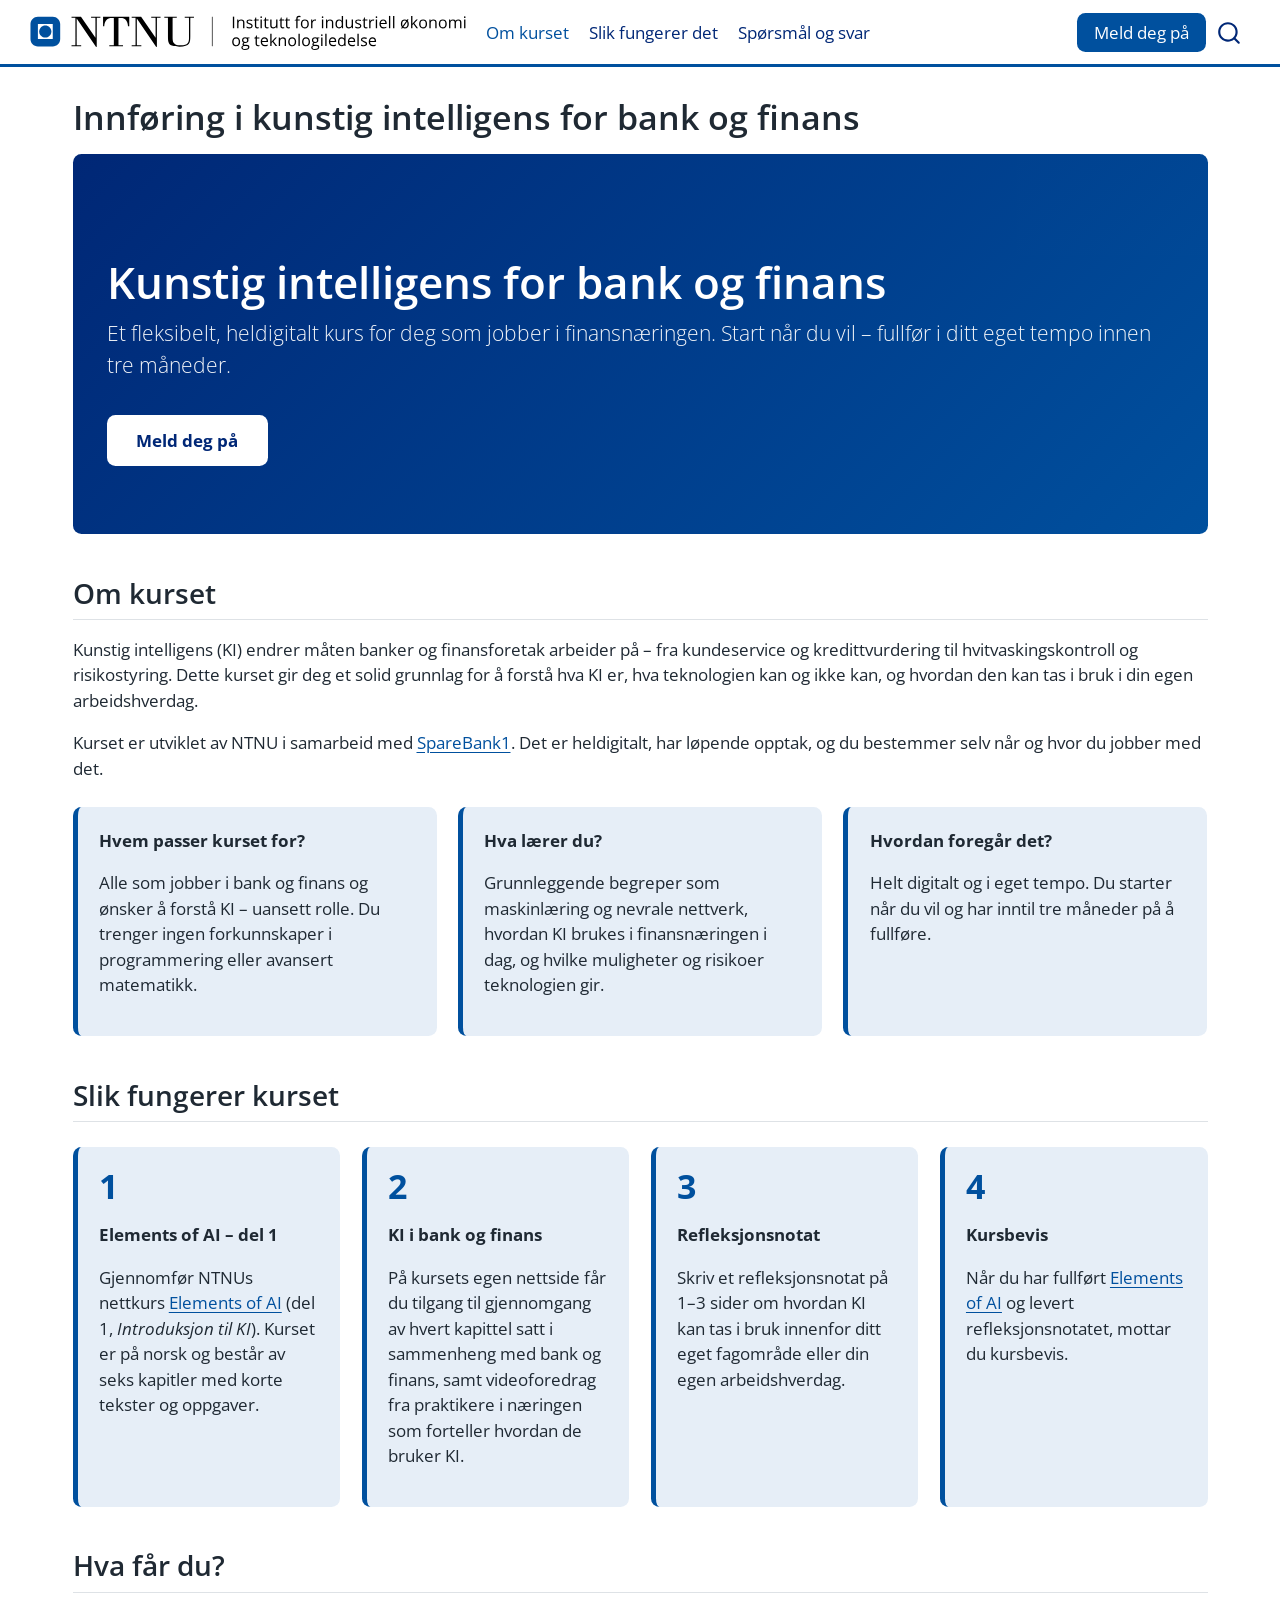
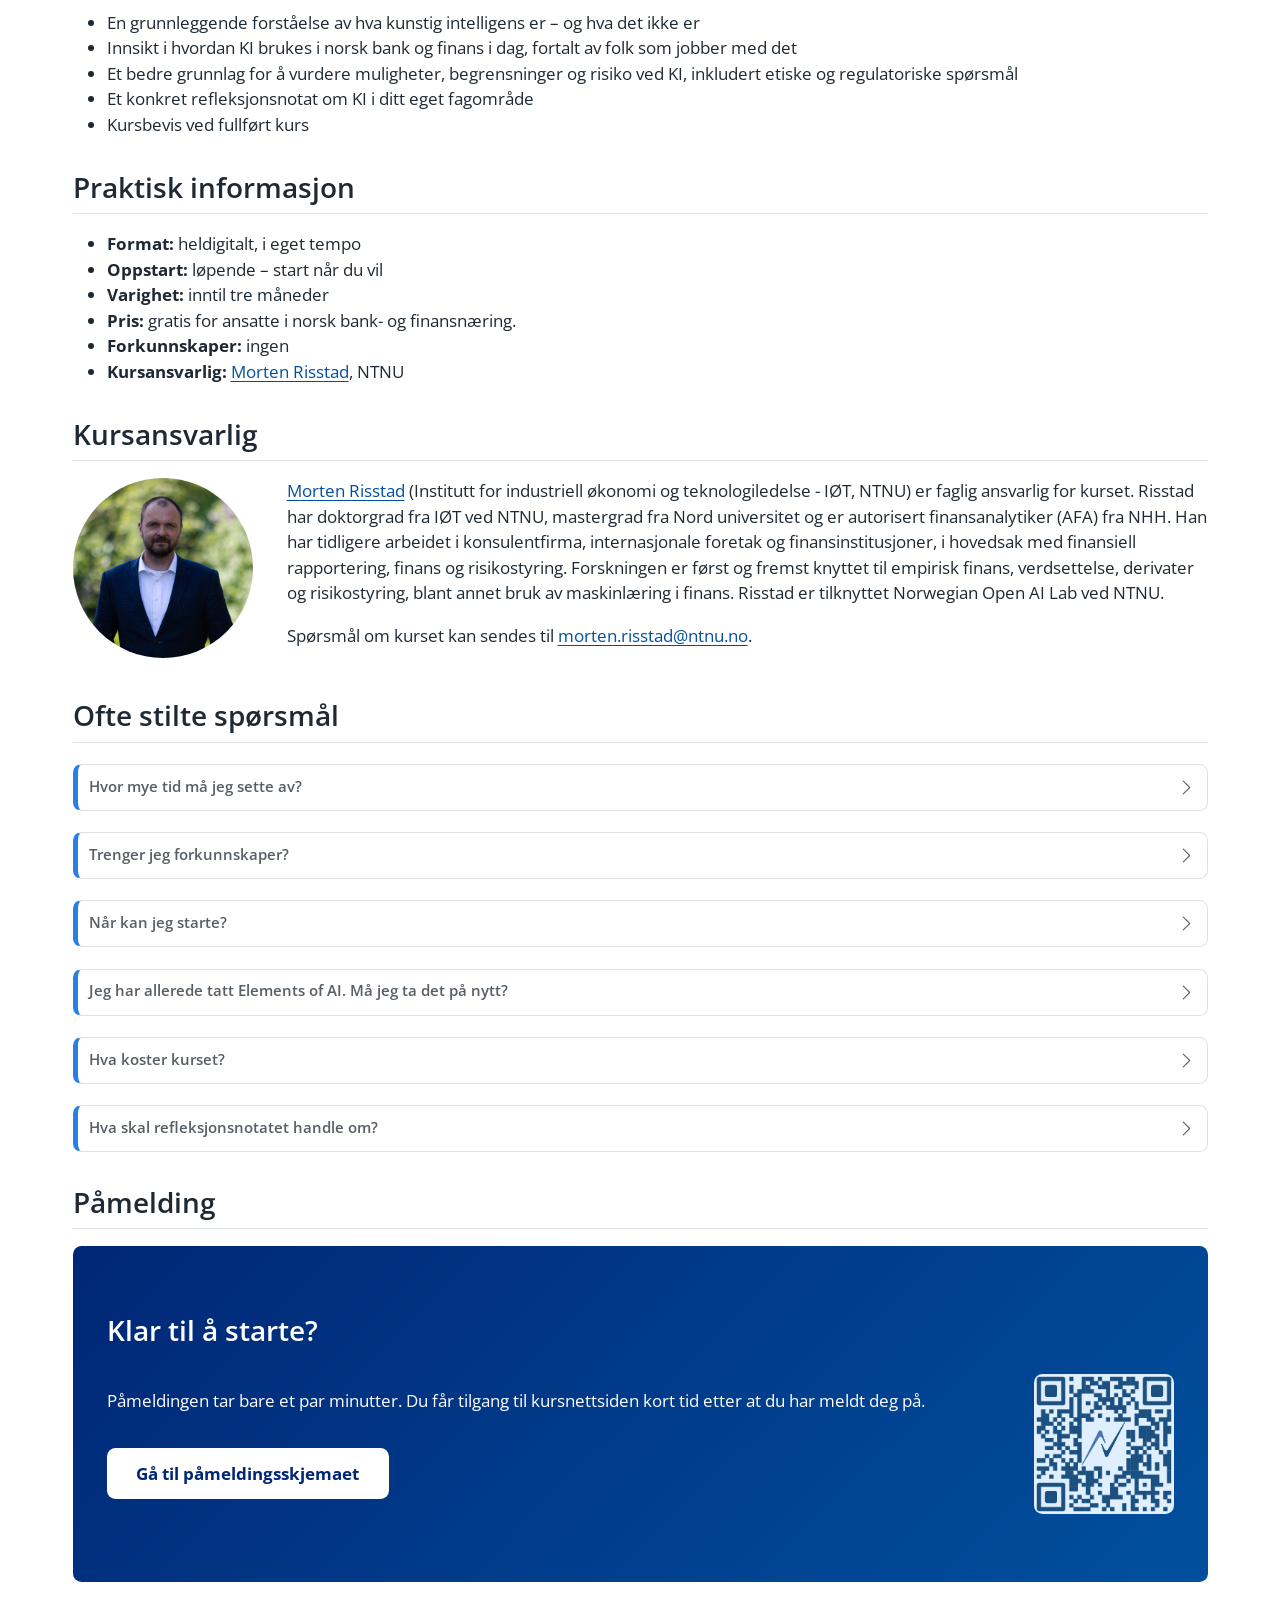
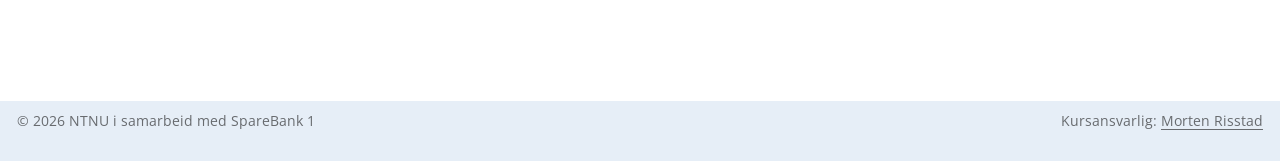
<file: index.html>
<!DOCTYPE html>
<html xmlns="http://www.w3.org/1999/xhtml" lang="nb" xml:lang="nb"><head>

<meta charset="utf-8">
<meta name="generator" content="quarto-1.6.40">

<meta name="viewport" content="width=device-width, initial-scale=1.0, user-scalable=yes">


<title>Innføring i kunstig intelligens for bank og finans – KI for bank og finans</title>
<style>
code{white-space: pre-wrap;}
span.smallcaps{font-variant: small-caps;}
div.columns{display: flex; gap: min(4vw, 1.5em);}
div.column{flex: auto; overflow-x: auto;}
div.hanging-indent{margin-left: 1.5em; text-indent: -1.5em;}
ul.task-list{list-style: none;}
ul.task-list li input[type="checkbox"] {
  width: 0.8em;
  margin: 0 0.8em 0.2em -1em; /* quarto-specific, see https://github.com/quarto-dev/quarto-cli/issues/4556 */ 
  vertical-align: middle;
}
</style>


<script src="site_libs/quarto-nav/quarto-nav.js"></script>
<script src="site_libs/quarto-nav/headroom.min.js"></script>
<script src="site_libs/clipboard/clipboard.min.js"></script>
<script src="site_libs/quarto-search/autocomplete.umd.js"></script>
<script src="site_libs/quarto-search/fuse.min.js"></script>
<script src="site_libs/quarto-search/quarto-search.js"></script>
<meta name="quarto:offset" content="./">
<link href="./assets/img/favicon.svg" rel="icon" type="image/svg+xml">
<script src="site_libs/quarto-html/quarto.js"></script>
<script src="site_libs/quarto-html/popper.min.js"></script>
<script src="site_libs/quarto-html/tippy.umd.min.js"></script>
<script src="site_libs/quarto-html/anchor.min.js"></script>
<link href="site_libs/quarto-html/tippy.css" rel="stylesheet">
<link href="site_libs/quarto-html/quarto-syntax-highlighting-549806ee2085284f45b00abea8c6df48.css" rel="stylesheet" id="quarto-text-highlighting-styles">
<script src="site_libs/bootstrap/bootstrap.min.js"></script>
<link href="site_libs/bootstrap/bootstrap-icons.css" rel="stylesheet">
<link href="site_libs/bootstrap/bootstrap-2785c3e833761439d61e0cb31544ac1f.min.css" rel="stylesheet" append-hash="true" id="quarto-bootstrap" data-mode="light">
<script id="quarto-search-options" type="application/json">{
  "location": "navbar",
  "copy-button": false,
  "collapse-after": 3,
  "panel-placement": "end",
  "type": "overlay",
  "limit": 50,
  "keyboard-shortcut": [
    "f",
    "/",
    "s"
  ],
  "show-item-context": false,
  "language": {
    "search-no-results-text": "Ingen resultater",
    "search-matching-documents-text": "Samsvarende dokumenter",
    "search-copy-link-title": "Kopier link for å søke",
    "search-hide-matches-text": "Skjul ytterlige resultater",
    "search-more-match-text": "annet resultat i dette dokumentet",
    "search-more-matches-text": "andre resultater i dette dokumentet",
    "search-clear-button-title": "Tøm",
    "search-text-placeholder": "",
    "search-detached-cancel-button-title": "Avbryt",
    "search-submit-button-title": "Send inn",
    "search-label": "Søk"
  }
}</script>
<style>html{ scroll-behavior: smooth; }</style>


</head>

<body class="nav-fixed">

<div id="quarto-search-results"></div>
  <header id="quarto-header" class="headroom fixed-top">
    <nav class="navbar navbar-expand-lg " data-bs-theme="dark">
      <div class="navbar-container container-fluid">
      <div class="navbar-brand-container mx-auto">
    <a href="./index.html" class="navbar-brand navbar-brand-logo">
    <img src="./assets/img/logo-iot.svg" alt="NTNU – Institutt for industriell økonomi og teknologiledelse" class="navbar-logo">
    </a>
  </div>
            <div id="quarto-search" class="" title="Søk"></div>
          <button class="navbar-toggler" type="button" data-bs-toggle="collapse" data-bs-target="#navbarCollapse" aria-controls="navbarCollapse" role="menu" aria-expanded="false" aria-label="Slå på navigering" onclick="if (window.quartoToggleHeadroom) { window.quartoToggleHeadroom(); }">
  <span class="navbar-toggler-icon"></span>
</button>
          <div class="collapse navbar-collapse" id="navbarCollapse">
            <ul class="navbar-nav navbar-nav-scroll me-auto">
  <li class="nav-item">
    <a class="nav-link active" href="./index.html" aria-current="page"> 
<span class="menu-text">Om kurset</span></a>
  </li>  
  <li class="nav-item">
    <a class="nav-link" href="./index.html#slik-fungerer-kurset"> 
<span class="menu-text">Slik fungerer det</span></a>
  </li>  
  <li class="nav-item">
    <a class="nav-link" href="./index.html#ofte-stilte-sporsmal"> 
<span class="menu-text">Spørsmål og svar</span></a>
  </li>  
</ul>
            <ul class="navbar-nav navbar-nav-scroll ms-auto">
  <li class="nav-item">
    <a class="nav-link" href="./index.html#pamelding"> 
<span class="menu-text">Meld deg på</span></a>
  </li>  
</ul>
          </div> <!-- /navcollapse -->
            <div class="quarto-navbar-tools">
</div>
      </div> <!-- /container-fluid -->
    </nav>
</header>
<!-- content -->
<div id="quarto-content" class="quarto-container page-columns page-rows-contents page-layout-full page-navbar">
<!-- sidebar -->
<!-- margin-sidebar -->
    
<!-- main -->
<main class="content column-page" id="quarto-document-content"><header id="title-block-header" class="quarto-title-block"><h1 class="title display-7">Innføring i kunstig intelligens for bank og finans</h1></header>

<header id="title-block-header">


</header>


<section id="kunstig-intelligens-for-bank-og-finans" class="level1 hero">
<h1>Kunstig intelligens for bank og finans</h1>
<p><span class="lead">Et fleksibelt, heldigitalt kurs for deg som jobber i finansnæringen. Start når du vil – fullfør i ditt eget tempo innen tre måneder.</span></p>
<p><a href="https://nettskjema.no/a/663351" class="btn-cta">Meld deg på</a></p>
</section>
<section id="om-kurset" class="level2">
<h2 class="anchored" data-anchor-id="om-kurset">Om kurset</h2>
<p>Kunstig intelligens (KI) endrer måten banker og finansforetak arbeider på – fra kundeservice og kredittvurdering til hvitvaskingskontroll og risikostyring. Dette kurset gir deg et solid grunnlag for å forstå hva KI er, hva teknologien kan og ikke kan, og hvordan den kan tas i bruk i din egen arbeidshverdag.</p>
<p>Kurset er utviklet av NTNU i samarbeid med <a href="https://www.sparebank1.no">SpareBank1</a>. Det er heldigitalt, har løpende opptak, og du bestemmer selv når og hvor du jobber med det.</p>
<div class="card-grid">
<div class="step-card">
<p><strong>Hvem passer kurset for?</strong></p>
<p>Alle som jobber i bank og finans og ønsker å forstå KI – uansett rolle. Du trenger ingen forkunnskaper i programmering eller avansert matematikk.</p>
</div>
<div class="step-card">
<p><strong>Hva lærer du?</strong></p>
<p>Grunnleggende begreper som maskinlæring og nevrale nettverk, hvordan KI brukes i finansnæringen i dag, og hvilke muligheter og risikoer teknologien gir.</p>
</div>
<div class="step-card">
<p><strong>Hvordan foregår det?</strong></p>
<p>Helt digitalt og i eget tempo. Du starter når du vil og har inntil tre måneder på å fullføre.</p>
</div>
</div>
</section>
<section id="slik-fungerer-kurset" class="level2">
<h2 class="anchored" data-anchor-id="slik-fungerer-kurset">Slik fungerer kurset</h2>
<div class="card-grid">
<div class="step-card">
<p><span class="step-number">1</span></p>
<p><strong>Elements of AI – del 1</strong></p>
<p>Gjennomfør NTNUs nettkurs <a href="https://www.elementsofai.com/no/">Elements of AI</a> (del 1, <em>Introduksjon til KI</em>). Kurset er på norsk og består av seks kapitler med korte tekster og oppgaver.</p>
</div>
<div class="step-card">
<p><span class="step-number">2</span></p>
<p><strong>KI i bank og finans</strong></p>
<p>På kursets egen nettside får du tilgang til gjennomgang av hvert kapittel satt i sammenheng med bank og finans, samt videoforedrag fra praktikere i næringen som forteller hvordan de bruker KI.</p>
</div>
<div class="step-card">
<p><span class="step-number">3</span></p>
<p><strong>Refleksjonsnotat</strong></p>
<p>Skriv et refleksjonsnotat på 1–3 sider om hvordan KI kan tas i bruk innenfor ditt eget fagområde eller din egen arbeidshverdag.</p>
</div>
<div class="step-card">
<p><span class="step-number">4</span></p>
<p><strong>Kursbevis</strong></p>
<p>Når du har fullført <a href="https://www.elementsofai.com/no/">Elements of AI</a> og levert refleksjonsnotatet, mottar du kursbevis.</p>
</div>
</div>
</section>
<section id="hva-far-du" class="level2">
<h2 class="anchored" data-anchor-id="hva-far-du">Hva får du?</h2>
<ul>
<li>En grunnleggende forståelse av hva kunstig intelligens er – og hva det ikke er</li>
<li>Innsikt i hvordan KI brukes i norsk bank og finans i dag, fortalt av folk som jobber med det</li>
<li>Et bedre grunnlag for å vurdere muligheter, begrensninger og risiko ved KI, inkludert etiske og regulatoriske spørsmål</li>
<li>Et konkret refleksjonsnotat om KI i ditt eget fagområde</li>
<li>Kursbevis ved fullført kurs</li>
</ul>
</section>
<section id="praktisk-informasjon" class="level2">
<h2 class="anchored" data-anchor-id="praktisk-informasjon">Praktisk informasjon</h2>
<ul>
<li><strong>Format:</strong> heldigitalt, i eget tempo</li>
<li><strong>Oppstart:</strong> løpende – start når du vil</li>
<li><strong>Varighet:</strong> inntil tre måneder</li>
<li><strong>Pris:</strong> gratis for ansatte i norsk bank- og finansnæring.</li>
<li><strong>Forkunnskaper:</strong> ingen</li>
<li><strong>Kursansvarlig:</strong> <a href="https://www.ntnu.no/ansatte/morten.risstad">Morten Risstad</a>, NTNU</li>
</ul>
</section>
<section id="kursansvarlig" class="level2">
<h2 class="anchored" data-anchor-id="kursansvarlig">Kursansvarlig</h2>
<div class="kursansvarlig">
<p><img src="bilder/morten-risstad.jpg" class="portrett img-fluid" alt="Portrett av Morten Risstad"></p>
<div class="kursansvarlig-tekst">
<p><strong><a href="https://www.ntnu.no/ansatte/morten.risstad">Morten Risstad</a></strong> (Institutt for industriell økonomi og teknologiledelse - IØT, NTNU) er faglig ansvarlig for kurset. Risstad har doktorgrad fra IØT ved NTNU, mastergrad fra Nord universitet og er autorisert finansanalytiker (AFA) fra NHH. Han har tidligere arbeidet i konsulentfirma, internasjonale foretak og finansinstitusjoner, i hovedsak med finansiell rapportering, finans og risikostyring. Forskningen er først og fremst knyttet til empirisk finans, verdsettelse, derivater og risikostyring, blant annet bruk av maskinlæring i finans. Risstad er tilknyttet Norwegian Open AI Lab ved NTNU.</p>
<p>Spørsmål om kurset kan sendes til <a href="mailto:morten.risstad@ntnu.no">morten.risstad@ntnu.no</a>.</p>
</div>
</div>
</section>
<section id="ofte-stilte-sporsmal" class="level2">
<h2 class="anchored" data-anchor-id="ofte-stilte-sporsmal">Ofte stilte spørsmål</h2>
<div class="callout callout-style-simple callout-note no-icon callout-titled">
<div class="callout-header d-flex align-content-center" data-bs-toggle="collapse" data-bs-target=".callout-1-contents" aria-controls="callout-1" aria-expanded="false" aria-label="Toggle callout">
<div class="callout-icon-container">
<i class="callout-icon no-icon"></i>
</div>
<div class="callout-title-container flex-fill">
Hvor mye tid må jeg sette av?
</div>
<div class="callout-btn-toggle d-inline-block border-0 py-1 ps-1 pe-0 float-end"><i class="callout-toggle"></i></div>
</div>
<div id="callout-1" class="callout-1-contents callout-collapse collapse">
<div class="callout-body-container callout-body">
<p>Det varierer fra person til person. Elements of AI er laget for å kunne tas ved siden av jobb, du kan forvente å bruke omlag 25 timer. Du har inntil tre måneder på deg til å fullføre hele kurset.</p>
</div>
</div>
</div>
<div class="callout callout-style-simple callout-note no-icon callout-titled">
<div class="callout-header d-flex align-content-center" data-bs-toggle="collapse" data-bs-target=".callout-2-contents" aria-controls="callout-2" aria-expanded="false" aria-label="Toggle callout">
<div class="callout-icon-container">
<i class="callout-icon no-icon"></i>
</div>
<div class="callout-title-container flex-fill">
Trenger jeg forkunnskaper?
</div>
<div class="callout-btn-toggle d-inline-block border-0 py-1 ps-1 pe-0 float-end"><i class="callout-toggle"></i></div>
</div>
<div id="callout-2" class="callout-2-contents callout-collapse collapse">
<div class="callout-body-container callout-body">
<p>Nei. Kurset krever ingen kunnskaper om programmering eller avansert matematikk.</p>
</div>
</div>
</div>
<div class="callout callout-style-simple callout-note no-icon callout-titled">
<div class="callout-header d-flex align-content-center" data-bs-toggle="collapse" data-bs-target=".callout-3-contents" aria-controls="callout-3" aria-expanded="false" aria-label="Toggle callout">
<div class="callout-icon-container">
<i class="callout-icon no-icon"></i>
</div>
<div class="callout-title-container flex-fill">
Når kan jeg starte?
</div>
<div class="callout-btn-toggle d-inline-block border-0 py-1 ps-1 pe-0 float-end"><i class="callout-toggle"></i></div>
</div>
<div id="callout-3" class="callout-3-contents callout-collapse collapse">
<div class="callout-body-container callout-body">
<p>Når du vil. Kurset har løpende opptak, og du får tilgang til kursnettsiden kort tid etter påmelding.</p>
</div>
</div>
</div>
<div class="callout callout-style-simple callout-note no-icon callout-titled">
<div class="callout-header d-flex align-content-center" data-bs-toggle="collapse" data-bs-target=".callout-4-contents" aria-controls="callout-4" aria-expanded="false" aria-label="Toggle callout">
<div class="callout-icon-container">
<i class="callout-icon no-icon"></i>
</div>
<div class="callout-title-container flex-fill">
Jeg har allerede tatt Elements of AI. Må jeg ta det på nytt?
</div>
<div class="callout-btn-toggle d-inline-block border-0 py-1 ps-1 pe-0 float-end"><i class="callout-toggle"></i></div>
</div>
<div id="callout-4" class="callout-4-contents callout-collapse collapse">
<div class="callout-body-container callout-body">
<p>Nei. Har du allerede fullført del 1 av Elements of AI, kan du legge ved kursbeviset ditt derfra og gå rett videre til kursnettsiden og refleksjonsnotatet.</p>
</div>
</div>
</div>
<div class="callout callout-style-simple callout-note no-icon callout-titled">
<div class="callout-header d-flex align-content-center" data-bs-toggle="collapse" data-bs-target=".callout-5-contents" aria-controls="callout-5" aria-expanded="false" aria-label="Toggle callout">
<div class="callout-icon-container">
<i class="callout-icon no-icon"></i>
</div>
<div class="callout-title-container flex-fill">
Hva koster kurset?
</div>
<div class="callout-btn-toggle d-inline-block border-0 py-1 ps-1 pe-0 float-end"><i class="callout-toggle"></i></div>
</div>
<div id="callout-5" class="callout-5-contents callout-collapse collapse">
<div class="callout-body-container callout-body">
<p>gratis for ansatte i norsk bank- og finansnæring.</p>
</div>
</div>
</div>
<div class="callout callout-style-simple callout-note no-icon callout-titled">
<div class="callout-header d-flex align-content-center" data-bs-toggle="collapse" data-bs-target=".callout-6-contents" aria-controls="callout-6" aria-expanded="false" aria-label="Toggle callout">
<div class="callout-icon-container">
<i class="callout-icon no-icon"></i>
</div>
<div class="callout-title-container flex-fill">
Hva skal refleksjonsnotatet handle om?
</div>
<div class="callout-btn-toggle d-inline-block border-0 py-1 ps-1 pe-0 float-end"><i class="callout-toggle"></i></div>
</div>
<div id="callout-6" class="callout-6-contents callout-collapse collapse">
<div class="callout-body-container callout-body">
<p>Du reflekterer over hvordan KI kan brukes innenfor ditt eget fagområde: Hvilke oppgaver kan KI løse eller forbedre? Hvilke gevinster og risikoer ser du? Nærmere retningslinjer finner du på kursnettsiden.</p>
</div>
</div>
</div>
</section>
<section id="pamelding" class="level2">
<h2 class="anchored" data-anchor-id="pamelding">Påmelding</h2>
</section>
<section id="klar-til-å-starte" class="level2 unnumbered hero">
<h2 class="unnumbered anchored" data-anchor-id="klar-til-å-starte">Klar til å starte?</h2>
<div class="pamelding">
<div class="pamelding-tekst">
<p>Påmeldingen tar bare et par minutter. Du får tilgang til kursnettsiden kort tid etter at du har meldt deg på.</p>
<p><a href="https://nettskjema.no/a/663351" class="btn-cta">Gå til påmeldingsskjemaet</a></p>
</div>
<p><a href="https://nettskjema.no/a/663351"><img src="bilder/nettskjema-qr.png" class="pamelding-qr img-fluid" alt="QR-kode til påmeldingsskjemaet"></a></p>
</div>
</section>



</main> <!-- /main -->
<script id="quarto-html-after-body" type="application/javascript">
window.document.addEventListener("DOMContentLoaded", function (event) {
  const toggleBodyColorMode = (bsSheetEl) => {
    const mode = bsSheetEl.getAttribute("data-mode");
    const bodyEl = window.document.querySelector("body");
    if (mode === "dark") {
      bodyEl.classList.add("quarto-dark");
      bodyEl.classList.remove("quarto-light");
    } else {
      bodyEl.classList.add("quarto-light");
      bodyEl.classList.remove("quarto-dark");
    }
  }
  const toggleBodyColorPrimary = () => {
    const bsSheetEl = window.document.querySelector("link#quarto-bootstrap");
    if (bsSheetEl) {
      toggleBodyColorMode(bsSheetEl);
    }
  }
  toggleBodyColorPrimary();  
  const icon = "";
  const anchorJS = new window.AnchorJS();
  anchorJS.options = {
    placement: 'right',
    icon: icon
  };
  anchorJS.add('.anchored');
  const isCodeAnnotation = (el) => {
    for (const clz of el.classList) {
      if (clz.startsWith('code-annotation-')) {                     
        return true;
      }
    }
    return false;
  }
  const onCopySuccess = function(e) {
    // button target
    const button = e.trigger;
    // don't keep focus
    button.blur();
    // flash "checked"
    button.classList.add('code-copy-button-checked');
    var currentTitle = button.getAttribute("title");
    button.setAttribute("title", "Kopiert!");
    let tooltip;
    if (window.bootstrap) {
      button.setAttribute("data-bs-toggle", "tooltip");
      button.setAttribute("data-bs-placement", "left");
      button.setAttribute("data-bs-title", "Kopiert!");
      tooltip = new bootstrap.Tooltip(button, 
        { trigger: "manual", 
          customClass: "code-copy-button-tooltip",
          offset: [0, -8]});
      tooltip.show();    
    }
    setTimeout(function() {
      if (tooltip) {
        tooltip.hide();
        button.removeAttribute("data-bs-title");
        button.removeAttribute("data-bs-toggle");
        button.removeAttribute("data-bs-placement");
      }
      button.setAttribute("title", currentTitle);
      button.classList.remove('code-copy-button-checked');
    }, 1000);
    // clear code selection
    e.clearSelection();
  }
  const getTextToCopy = function(trigger) {
      const codeEl = trigger.previousElementSibling.cloneNode(true);
      for (const childEl of codeEl.children) {
        if (isCodeAnnotation(childEl)) {
          childEl.remove();
        }
      }
      return codeEl.innerText;
  }
  const clipboard = new window.ClipboardJS('.code-copy-button:not([data-in-quarto-modal])', {
    text: getTextToCopy
  });
  clipboard.on('success', onCopySuccess);
  if (window.document.getElementById('quarto-embedded-source-code-modal')) {
    const clipboardModal = new window.ClipboardJS('.code-copy-button[data-in-quarto-modal]', {
      text: getTextToCopy,
      container: window.document.getElementById('quarto-embedded-source-code-modal')
    });
    clipboardModal.on('success', onCopySuccess);
  }
    var localhostRegex = new RegExp(/^(?:http|https):\/\/localhost\:?[0-9]*\//);
    var mailtoRegex = new RegExp(/^mailto:/);
      var filterRegex = new RegExp('/' + window.location.host + '/');
    var isInternal = (href) => {
        return filterRegex.test(href) || localhostRegex.test(href) || mailtoRegex.test(href);
    }
    // Inspect non-navigation links and adorn them if external
 	var links = window.document.querySelectorAll('a[href]:not(.nav-link):not(.navbar-brand):not(.toc-action):not(.sidebar-link):not(.sidebar-item-toggle):not(.pagination-link):not(.no-external):not([aria-hidden]):not(.dropdown-item):not(.quarto-navigation-tool):not(.about-link)');
    for (var i=0; i<links.length; i++) {
      const link = links[i];
      if (!isInternal(link.href)) {
        // undo the damage that might have been done by quarto-nav.js in the case of
        // links that we want to consider external
        if (link.dataset.originalHref !== undefined) {
          link.href = link.dataset.originalHref;
        }
          // target, if specified
          link.setAttribute("target", "_blank");
          if (link.getAttribute("rel") === null) {
            link.setAttribute("rel", "noopener");
          }
      }
    }
  function tippyHover(el, contentFn, onTriggerFn, onUntriggerFn) {
    const config = {
      allowHTML: true,
      maxWidth: 500,
      delay: 100,
      arrow: false,
      appendTo: function(el) {
          return el.parentElement;
      },
      interactive: true,
      interactiveBorder: 10,
      theme: 'quarto',
      placement: 'bottom-start',
    };
    if (contentFn) {
      config.content = contentFn;
    }
    if (onTriggerFn) {
      config.onTrigger = onTriggerFn;
    }
    if (onUntriggerFn) {
      config.onUntrigger = onUntriggerFn;
    }
    window.tippy(el, config); 
  }
  const noterefs = window.document.querySelectorAll('a[role="doc-noteref"]');
  for (var i=0; i<noterefs.length; i++) {
    const ref = noterefs[i];
    tippyHover(ref, function() {
      // use id or data attribute instead here
      let href = ref.getAttribute('data-footnote-href') || ref.getAttribute('href');
      try { href = new URL(href).hash; } catch {}
      const id = href.replace(/^#\/?/, "");
      const note = window.document.getElementById(id);
      if (note) {
        return note.innerHTML;
      } else {
        return "";
      }
    });
  }
  const xrefs = window.document.querySelectorAll('a.quarto-xref');
  const processXRef = (id, note) => {
    // Strip column container classes
    const stripColumnClz = (el) => {
      el.classList.remove("page-full", "page-columns");
      if (el.children) {
        for (const child of el.children) {
          stripColumnClz(child);
        }
      }
    }
    stripColumnClz(note)
    if (id === null || id.startsWith('sec-')) {
      // Special case sections, only their first couple elements
      const container = document.createElement("div");
      if (note.children && note.children.length > 2) {
        container.appendChild(note.children[0].cloneNode(true));
        for (let i = 1; i < note.children.length; i++) {
          const child = note.children[i];
          if (child.tagName === "P" && child.innerText === "") {
            continue;
          } else {
            container.appendChild(child.cloneNode(true));
            break;
          }
        }
        if (window.Quarto?.typesetMath) {
          window.Quarto.typesetMath(container);
        }
        return container.innerHTML
      } else {
        if (window.Quarto?.typesetMath) {
          window.Quarto.typesetMath(note);
        }
        return note.innerHTML;
      }
    } else {
      // Remove any anchor links if they are present
      const anchorLink = note.querySelector('a.anchorjs-link');
      if (anchorLink) {
        anchorLink.remove();
      }
      if (window.Quarto?.typesetMath) {
        window.Quarto.typesetMath(note);
      }
      if (note.classList.contains("callout")) {
        return note.outerHTML;
      } else {
        return note.innerHTML;
      }
    }
  }
  for (var i=0; i<xrefs.length; i++) {
    const xref = xrefs[i];
    tippyHover(xref, undefined, function(instance) {
      instance.disable();
      let url = xref.getAttribute('href');
      let hash = undefined; 
      if (url.startsWith('#')) {
        hash = url;
      } else {
        try { hash = new URL(url).hash; } catch {}
      }
      if (hash) {
        const id = hash.replace(/^#\/?/, "");
        const note = window.document.getElementById(id);
        if (note !== null) {
          try {
            const html = processXRef(id, note.cloneNode(true));
            instance.setContent(html);
          } finally {
            instance.enable();
            instance.show();
          }
        } else {
          // See if we can fetch this
          fetch(url.split('#')[0])
          .then(res => res.text())
          .then(html => {
            const parser = new DOMParser();
            const htmlDoc = parser.parseFromString(html, "text/html");
            const note = htmlDoc.getElementById(id);
            if (note !== null) {
              const html = processXRef(id, note);
              instance.setContent(html);
            } 
          }).finally(() => {
            instance.enable();
            instance.show();
          });
        }
      } else {
        // See if we can fetch a full url (with no hash to target)
        // This is a special case and we should probably do some content thinning / targeting
        fetch(url)
        .then(res => res.text())
        .then(html => {
          const parser = new DOMParser();
          const htmlDoc = parser.parseFromString(html, "text/html");
          const note = htmlDoc.querySelector('main.content');
          if (note !== null) {
            // This should only happen for chapter cross references
            // (since there is no id in the URL)
            // remove the first header
            if (note.children.length > 0 && note.children[0].tagName === "HEADER") {
              note.children[0].remove();
            }
            const html = processXRef(null, note);
            instance.setContent(html);
          } 
        }).finally(() => {
          instance.enable();
          instance.show();
        });
      }
    }, function(instance) {
    });
  }
      let selectedAnnoteEl;
      const selectorForAnnotation = ( cell, annotation) => {
        let cellAttr = 'data-code-cell="' + cell + '"';
        let lineAttr = 'data-code-annotation="' +  annotation + '"';
        const selector = 'span[' + cellAttr + '][' + lineAttr + ']';
        return selector;
      }
      const selectCodeLines = (annoteEl) => {
        const doc = window.document;
        const targetCell = annoteEl.getAttribute("data-target-cell");
        const targetAnnotation = annoteEl.getAttribute("data-target-annotation");
        const annoteSpan = window.document.querySelector(selectorForAnnotation(targetCell, targetAnnotation));
        const lines = annoteSpan.getAttribute("data-code-lines").split(",");
        const lineIds = lines.map((line) => {
          return targetCell + "-" + line;
        })
        let top = null;
        let height = null;
        let parent = null;
        if (lineIds.length > 0) {
            //compute the position of the single el (top and bottom and make a div)
            const el = window.document.getElementById(lineIds[0]);
            top = el.offsetTop;
            height = el.offsetHeight;
            parent = el.parentElement.parentElement;
          if (lineIds.length > 1) {
            const lastEl = window.document.getElementById(lineIds[lineIds.length - 1]);
            const bottom = lastEl.offsetTop + lastEl.offsetHeight;
            height = bottom - top;
          }
          if (top !== null && height !== null && parent !== null) {
            // cook up a div (if necessary) and position it 
            let div = window.document.getElementById("code-annotation-line-highlight");
            if (div === null) {
              div = window.document.createElement("div");
              div.setAttribute("id", "code-annotation-line-highlight");
              div.style.position = 'absolute';
              parent.appendChild(div);
            }
            div.style.top = top - 2 + "px";
            div.style.height = height + 4 + "px";
            div.style.left = 0;
            let gutterDiv = window.document.getElementById("code-annotation-line-highlight-gutter");
            if (gutterDiv === null) {
              gutterDiv = window.document.createElement("div");
              gutterDiv.setAttribute("id", "code-annotation-line-highlight-gutter");
              gutterDiv.style.position = 'absolute';
              const codeCell = window.document.getElementById(targetCell);
              const gutter = codeCell.querySelector('.code-annotation-gutter');
              gutter.appendChild(gutterDiv);
            }
            gutterDiv.style.top = top - 2 + "px";
            gutterDiv.style.height = height + 4 + "px";
          }
          selectedAnnoteEl = annoteEl;
        }
      };
      const unselectCodeLines = () => {
        const elementsIds = ["code-annotation-line-highlight", "code-annotation-line-highlight-gutter"];
        elementsIds.forEach((elId) => {
          const div = window.document.getElementById(elId);
          if (div) {
            div.remove();
          }
        });
        selectedAnnoteEl = undefined;
      };
        // Handle positioning of the toggle
    window.addEventListener(
      "resize",
      throttle(() => {
        elRect = undefined;
        if (selectedAnnoteEl) {
          selectCodeLines(selectedAnnoteEl);
        }
      }, 10)
    );
    function throttle(fn, ms) {
    let throttle = false;
    let timer;
      return (...args) => {
        if(!throttle) { // first call gets through
            fn.apply(this, args);
            throttle = true;
        } else { // all the others get throttled
            if(timer) clearTimeout(timer); // cancel #2
            timer = setTimeout(() => {
              fn.apply(this, args);
              timer = throttle = false;
            }, ms);
        }
      };
    }
      // Attach click handler to the DT
      const annoteDls = window.document.querySelectorAll('dt[data-target-cell]');
      for (const annoteDlNode of annoteDls) {
        annoteDlNode.addEventListener('click', (event) => {
          const clickedEl = event.target;
          if (clickedEl !== selectedAnnoteEl) {
            unselectCodeLines();
            const activeEl = window.document.querySelector('dt[data-target-cell].code-annotation-active');
            if (activeEl) {
              activeEl.classList.remove('code-annotation-active');
            }
            selectCodeLines(clickedEl);
            clickedEl.classList.add('code-annotation-active');
          } else {
            // Unselect the line
            unselectCodeLines();
            clickedEl.classList.remove('code-annotation-active');
          }
        });
      }
  const findCites = (el) => {
    const parentEl = el.parentElement;
    if (parentEl) {
      const cites = parentEl.dataset.cites;
      if (cites) {
        return {
          el,
          cites: cites.split(' ')
        };
      } else {
        return findCites(el.parentElement)
      }
    } else {
      return undefined;
    }
  };
  var bibliorefs = window.document.querySelectorAll('a[role="doc-biblioref"]');
  for (var i=0; i<bibliorefs.length; i++) {
    const ref = bibliorefs[i];
    const citeInfo = findCites(ref);
    if (citeInfo) {
      tippyHover(citeInfo.el, function() {
        var popup = window.document.createElement('div');
        citeInfo.cites.forEach(function(cite) {
          var citeDiv = window.document.createElement('div');
          citeDiv.classList.add('hanging-indent');
          citeDiv.classList.add('csl-entry');
          var biblioDiv = window.document.getElementById('ref-' + cite);
          if (biblioDiv) {
            citeDiv.innerHTML = biblioDiv.innerHTML;
          }
          popup.appendChild(citeDiv);
        });
        return popup.innerHTML;
      });
    }
  }
});
</script>
</div> <!-- /content -->
<footer class="footer">
  <div class="nav-footer">
    <div class="nav-footer-left">
<p>© 2026 NTNU i samarbeid med SpareBank 1</p>
</div>   
    <div class="nav-footer-center">
      &nbsp;
    </div>
    <div class="nav-footer-right">
<p>Kursansvarlig: <a href="https://www.ntnu.no/ansatte/morten.risstad">Morten Risstad</a></p>
</div>
  </div>
</footer>




<script src="site_libs/quarto-html/zenscroll-min.js"></script>
</body></html>
</file>
<file: site_libs/quarto-html/tippy.css>
.tippy-box[data-animation=fade][data-state=hidden]{opacity:0}[data-tippy-root]{max-width:calc(100vw - 10px)}.tippy-box{position:relative;background-color:#333;color:#fff;border-radius:4px;font-size:14px;line-height:1.4;white-space:normal;outline:0;transition-property:transform,visibility,opacity}.tippy-box[data-placement^=top]>.tippy-arrow{bottom:0}.tippy-box[data-placement^=top]>.tippy-arrow:before{bottom:-7px;left:0;border-width:8px 8px 0;border-top-color:initial;transform-origin:center top}.tippy-box[data-placement^=bottom]>.tippy-arrow{top:0}.tippy-box[data-placement^=bottom]>.tippy-arrow:before{top:-7px;left:0;border-width:0 8px 8px;border-bottom-color:initial;transform-origin:center bottom}.tippy-box[data-placement^=left]>.tippy-arrow{right:0}.tippy-box[data-placement^=left]>.tippy-arrow:before{border-width:8px 0 8px 8px;border-left-color:initial;right:-7px;transform-origin:center left}.tippy-box[data-placement^=right]>.tippy-arrow{left:0}.tippy-box[data-placement^=right]>.tippy-arrow:before{left:-7px;border-width:8px 8px 8px 0;border-right-color:initial;transform-origin:center right}.tippy-box[data-inertia][data-state=visible]{transition-timing-function:cubic-bezier(.54,1.5,.38,1.11)}.tippy-arrow{width:16px;height:16px;color:#333}.tippy-arrow:before{content:"";position:absolute;border-color:transparent;border-style:solid}.tippy-content{position:relative;padding:5px 9px;z-index:1}
</file>
<file: site_libs/quarto-html/quarto-syntax-highlighting-549806ee2085284f45b00abea8c6df48.css>
/* quarto syntax highlight colors */
:root {
  --quarto-hl-ot-color: #003B4F;
  --quarto-hl-at-color: #657422;
  --quarto-hl-ss-color: #20794D;
  --quarto-hl-an-color: #5E5E5E;
  --quarto-hl-fu-color: #4758AB;
  --quarto-hl-st-color: #20794D;
  --quarto-hl-cf-color: #003B4F;
  --quarto-hl-op-color: #5E5E5E;
  --quarto-hl-er-color: #AD0000;
  --quarto-hl-bn-color: #AD0000;
  --quarto-hl-al-color: #AD0000;
  --quarto-hl-va-color: #111111;
  --quarto-hl-bu-color: inherit;
  --quarto-hl-ex-color: inherit;
  --quarto-hl-pp-color: #AD0000;
  --quarto-hl-in-color: #5E5E5E;
  --quarto-hl-vs-color: #20794D;
  --quarto-hl-wa-color: #5E5E5E;
  --quarto-hl-do-color: #5E5E5E;
  --quarto-hl-im-color: #00769E;
  --quarto-hl-ch-color: #20794D;
  --quarto-hl-dt-color: #AD0000;
  --quarto-hl-fl-color: #AD0000;
  --quarto-hl-co-color: #5E5E5E;
  --quarto-hl-cv-color: #5E5E5E;
  --quarto-hl-cn-color: #8f5902;
  --quarto-hl-sc-color: #5E5E5E;
  --quarto-hl-dv-color: #AD0000;
  --quarto-hl-kw-color: #003B4F;
}

/* other quarto variables */
:root {
  --quarto-font-monospace: SFMono-Regular, Menlo, Monaco, Consolas, "Liberation Mono", "Courier New", monospace;
}

pre > code.sourceCode > span {
  color: #003B4F;
}

code span {
  color: #003B4F;
}

code.sourceCode > span {
  color: #003B4F;
}

div.sourceCode,
div.sourceCode pre.sourceCode {
  color: #003B4F;
}

code span.ot {
  color: #003B4F;
  font-style: inherit;
}

code span.at {
  color: #657422;
  font-style: inherit;
}

code span.ss {
  color: #20794D;
  font-style: inherit;
}

code span.an {
  color: #5E5E5E;
  font-style: inherit;
}

code span.fu {
  color: #4758AB;
  font-style: inherit;
}

code span.st {
  color: #20794D;
  font-style: inherit;
}

code span.cf {
  color: #003B4F;
  font-weight: bold;
  font-style: inherit;
}

code span.op {
  color: #5E5E5E;
  font-style: inherit;
}

code span.er {
  color: #AD0000;
  font-style: inherit;
}

code span.bn {
  color: #AD0000;
  font-style: inherit;
}

code span.al {
  color: #AD0000;
  font-style: inherit;
}

code span.va {
  color: #111111;
  font-style: inherit;
}

code span.bu {
  font-style: inherit;
}

code span.ex {
  font-style: inherit;
}

code span.pp {
  color: #AD0000;
  font-style: inherit;
}

code span.in {
  color: #5E5E5E;
  font-style: inherit;
}

code span.vs {
  color: #20794D;
  font-style: inherit;
}

code span.wa {
  color: #5E5E5E;
  font-style: italic;
}

code span.do {
  color: #5E5E5E;
  font-style: italic;
}

code span.im {
  color: #00769E;
  font-style: inherit;
}

code span.ch {
  color: #20794D;
  font-style: inherit;
}

code span.dt {
  color: #AD0000;
  font-style: inherit;
}

code span.fl {
  color: #AD0000;
  font-style: inherit;
}

code span.co {
  color: #5E5E5E;
  font-style: inherit;
}

code span.cv {
  color: #5E5E5E;
  font-style: italic;
}

code span.cn {
  color: #8f5902;
  font-style: inherit;
}

code span.sc {
  color: #5E5E5E;
  font-style: inherit;
}

code span.dv {
  color: #AD0000;
  font-style: inherit;
}

code span.kw {
  color: #003B4F;
  font-weight: bold;
  font-style: inherit;
}

.prevent-inlining {
  content: "</";
}

/*# sourceMappingURL=ae99138f4fbc2fb4c9f5e5cd69c22459.css.map */
</file>
